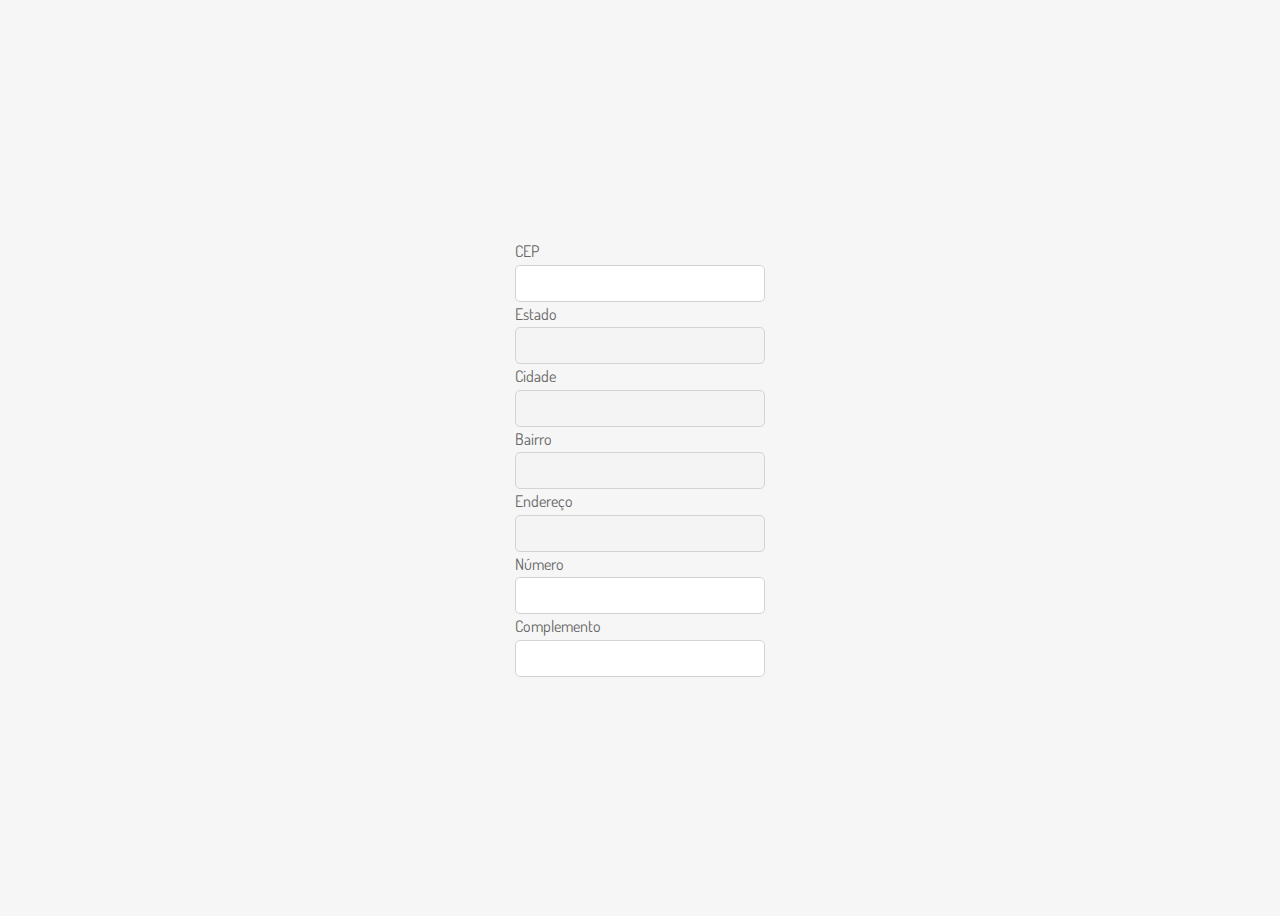
<file: exe-cep/index.html>
<!DOCTYPE html>
<html lang="en">

<head>
  <meta charset="UTF-8">
  <meta name="viewport" content="width=device-width, initial-scale=1.0">

  <title>CEP</title>
  
  <link href="https://fonts.googleapis.com/css?family=Dosis:400,700" rel="stylesheet">
  <link href="style.css" rel="stylesheet">

</head>

<body>
<div class="container">
  <form class="form" method="POST">
      <label for="cep">CEP</label>
      <input type="number" name="cep" id="cep" />
      <label for="estado">Estado</label>
      <input type="text" name="estado" id="estado" disabled />
      <label for="cidade">Cidade</label>
      <input type="text" name="cidade" id="cidade" disabled />
      <label for="bairro">Bairro</label>
      <input type="text" name="bairro" id="bairro" disabled  />
      <label for="endereco">Endereço</label>
      <input type="text" name="endereco" id="endereco" disabled />
      <label for="num">Número</label>
      <input type="number" name="bairro" id="num" />
      <label for="comp">Complemento</label>
      <input type="text" name="endereco" id="comp" />
  </form>
</div>
<script src="script.js"></script>
</body>

</html>
</file>
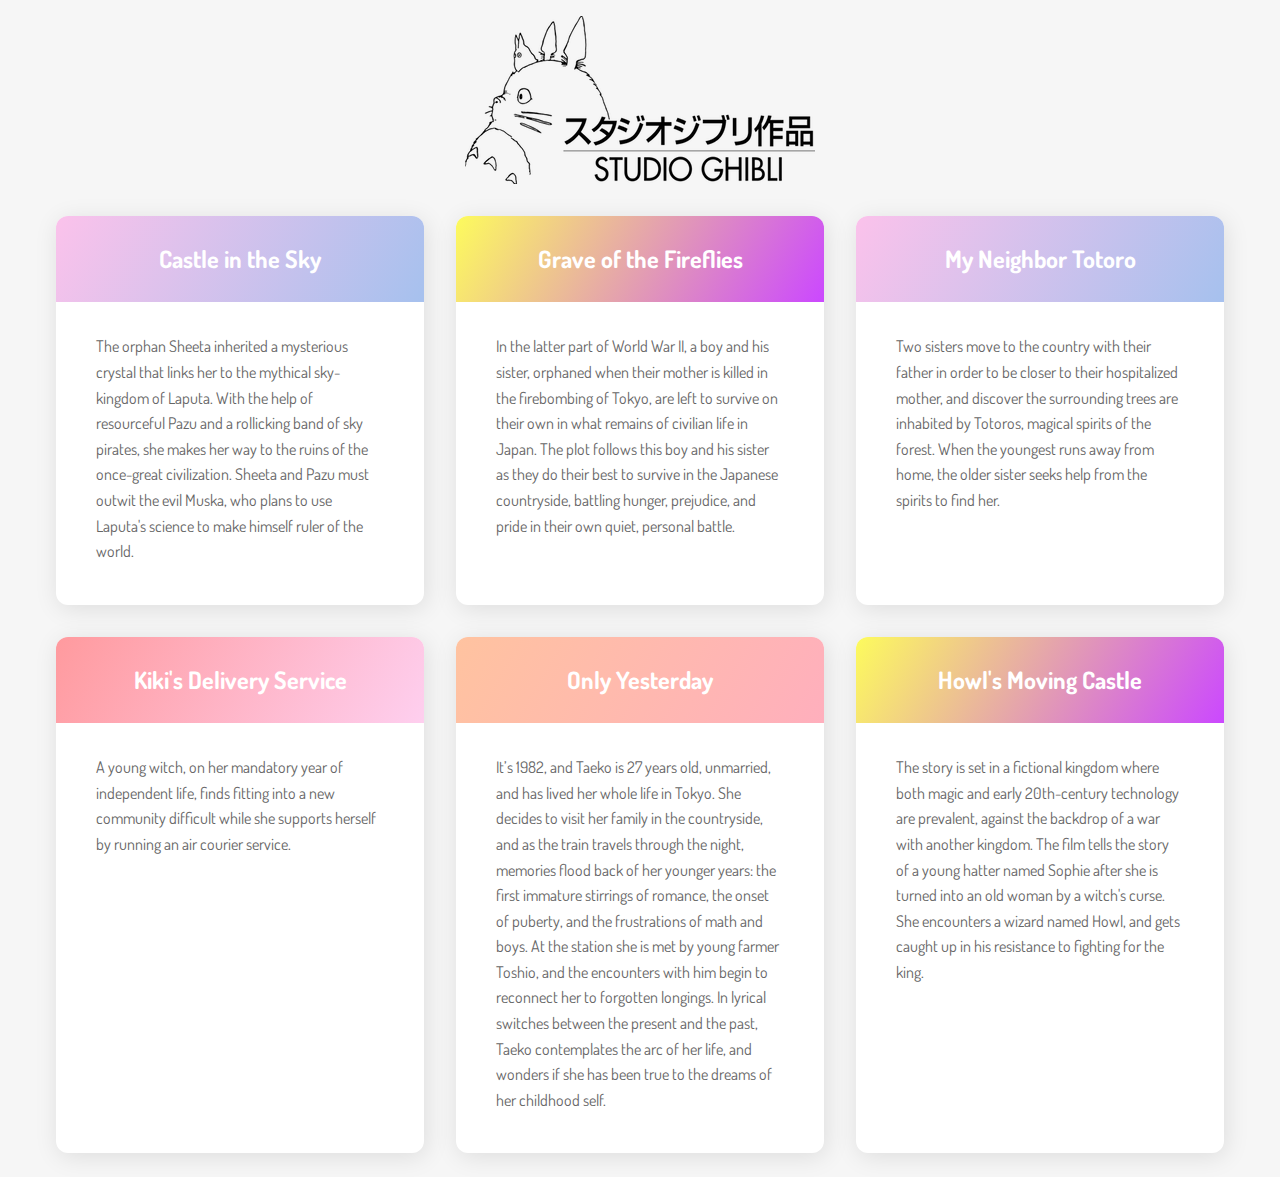
<file: exe-ghibli/index.html>
<!DOCTYPE html>
<html lang="en">

<head>
  <meta charset="UTF-8">
  <meta name="viewport" content="width=device-width, initial-scale=1.0">

  <title>Ghibli</title>
  
  <link href="https://fonts.googleapis.com/css?family=Dosis:400,700" rel="stylesheet">
  <link href="style.css" rel="stylesheet">

</head>

<body>

  <div id="root">
    <img src="logo.png">
  </div>

  
  <script src="./script.js"></script>

</body>

</html>
</file>
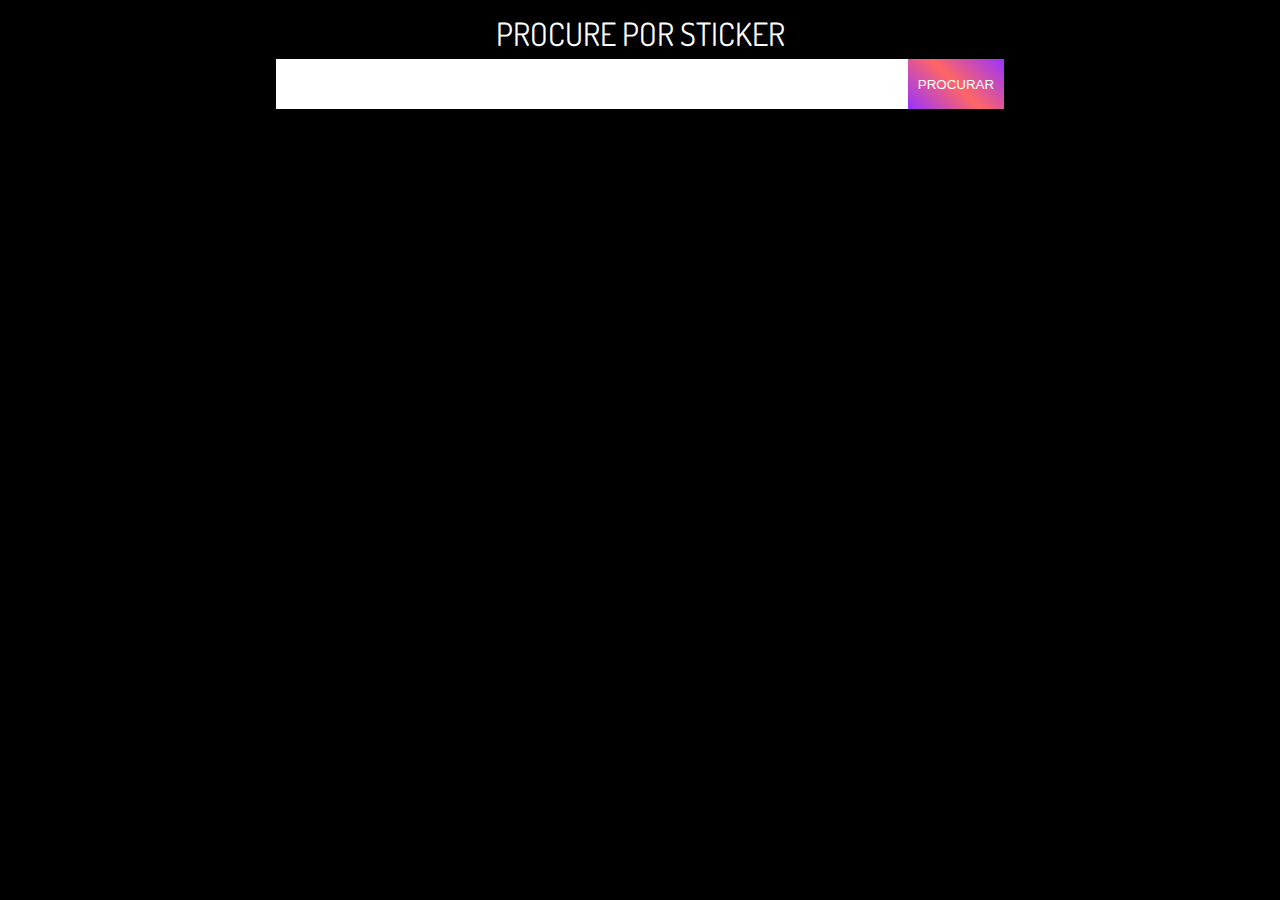
<file: exe-giphy/index.html>
<!DOCTYPE html>
<html lang="en">

<head>
  <meta charset="UTF-8">
  <meta name="viewport" content="width=device-width, initial-scale=1.0">

  <title>STICKERRRS!!</title>
  
  <link href="https://fonts.googleapis.com/css?family=Dosis:400,700" rel="stylesheet">
  <link href="style.css" rel="stylesheet">

</head>

<body>
<div class="container">
  <form class="form" method="POST">
      <label for="sticker">Procure por sticker</label>
      <input type="text" name="sticker" id="sticker" />
      <button class="btn-search-sticker">PROCURAR</button>
  </form>
  <div class="stickers">
    
  </div>
</div>
<script src="script.js"></script>
</body>

</html>
</file>
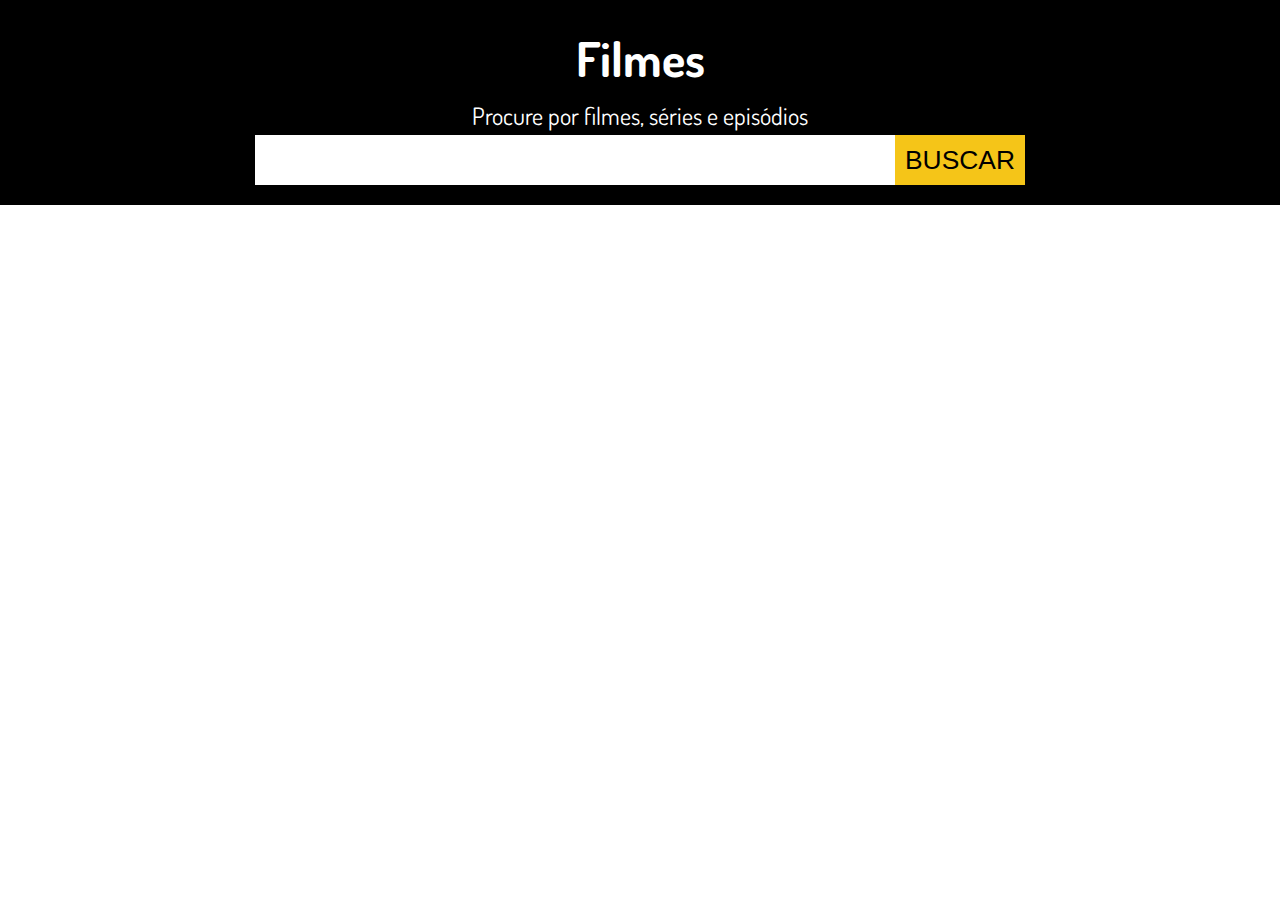
<file: exe-movies/index.html>
<!DOCTYPE html>
<html lang="en">

<head>
  <meta charset="UTF-8">
  <meta name="viewport" content="width=device-width, initial-scale=1.0">

  <title>Filmes</title>
  
  <link href="https://fonts.googleapis.com/css?family=Dosis:400,700" rel="stylesheet">
  <link href="style.css" rel="stylesheet">

</head>

<body>
<header>
    <h1>Filmes</h1>
    <form class="form" method="POST">
        <label for="movie">Procure por filmes, séries e episódios</label>
        <input type="text" name="movie" id="movie" />
        <button class="btn-search-movie">Buscar</button>
    </form>
</header>
<div class="movies">
</div>
<script src="script.js"></script>
</body>
</html>
</file>
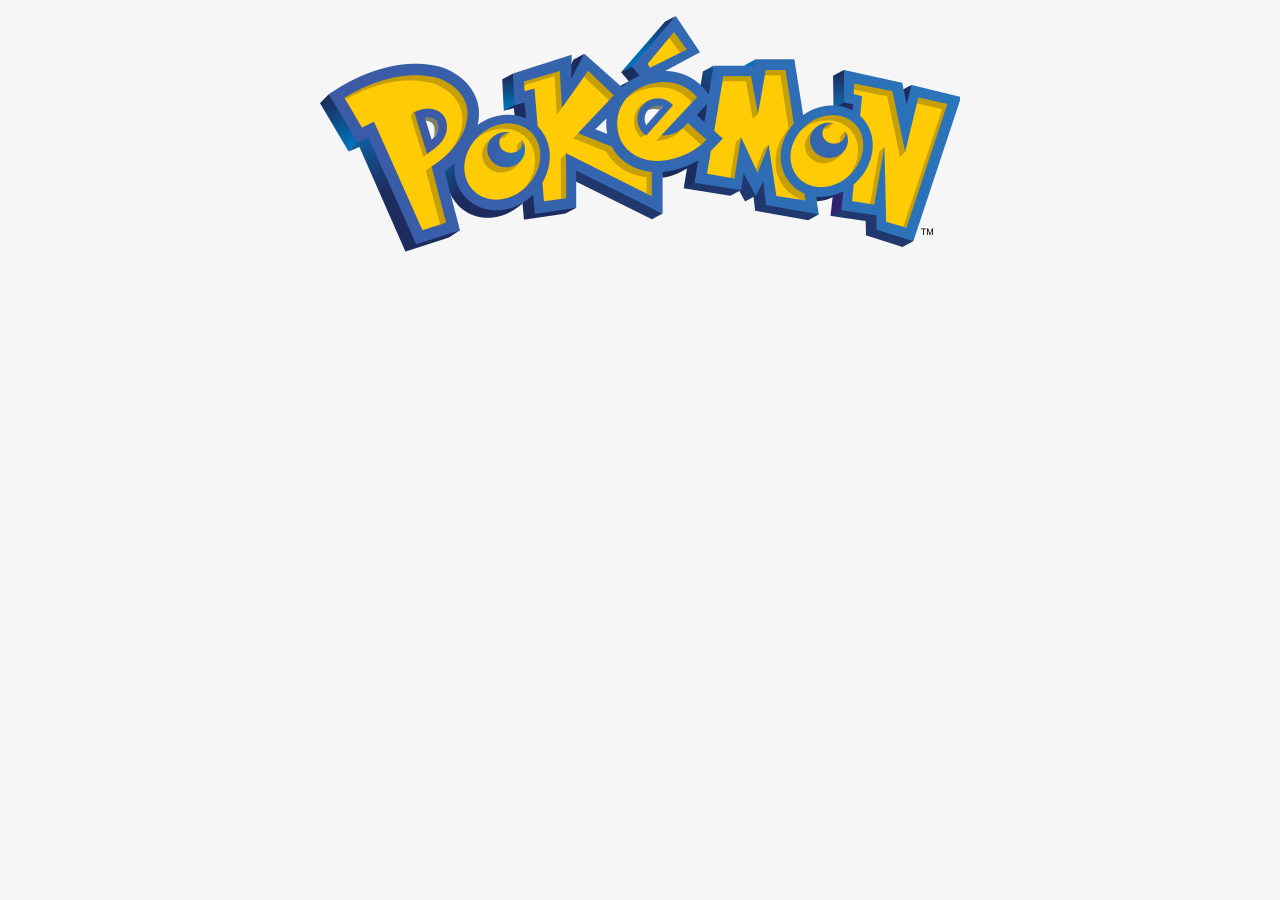
<file: exe-pokemon/index.html>
<!DOCTYPE html>
<html lang="en">

<head>
  <meta charset="UTF-8">
  <meta name="viewport" content="width=device-width, initial-scale=1.0">

  <title>Ghibli</title>
  
  <link href="https://fonts.googleapis.com/css?family=Dosis:400,700" rel="stylesheet">
  <link href="style.css" rel="stylesheet">

</head>

<body>

  <div id="root">
    <img src="logo.png">
  </div>

  <script src="script.js"></script>
</body>

</html>
</file>
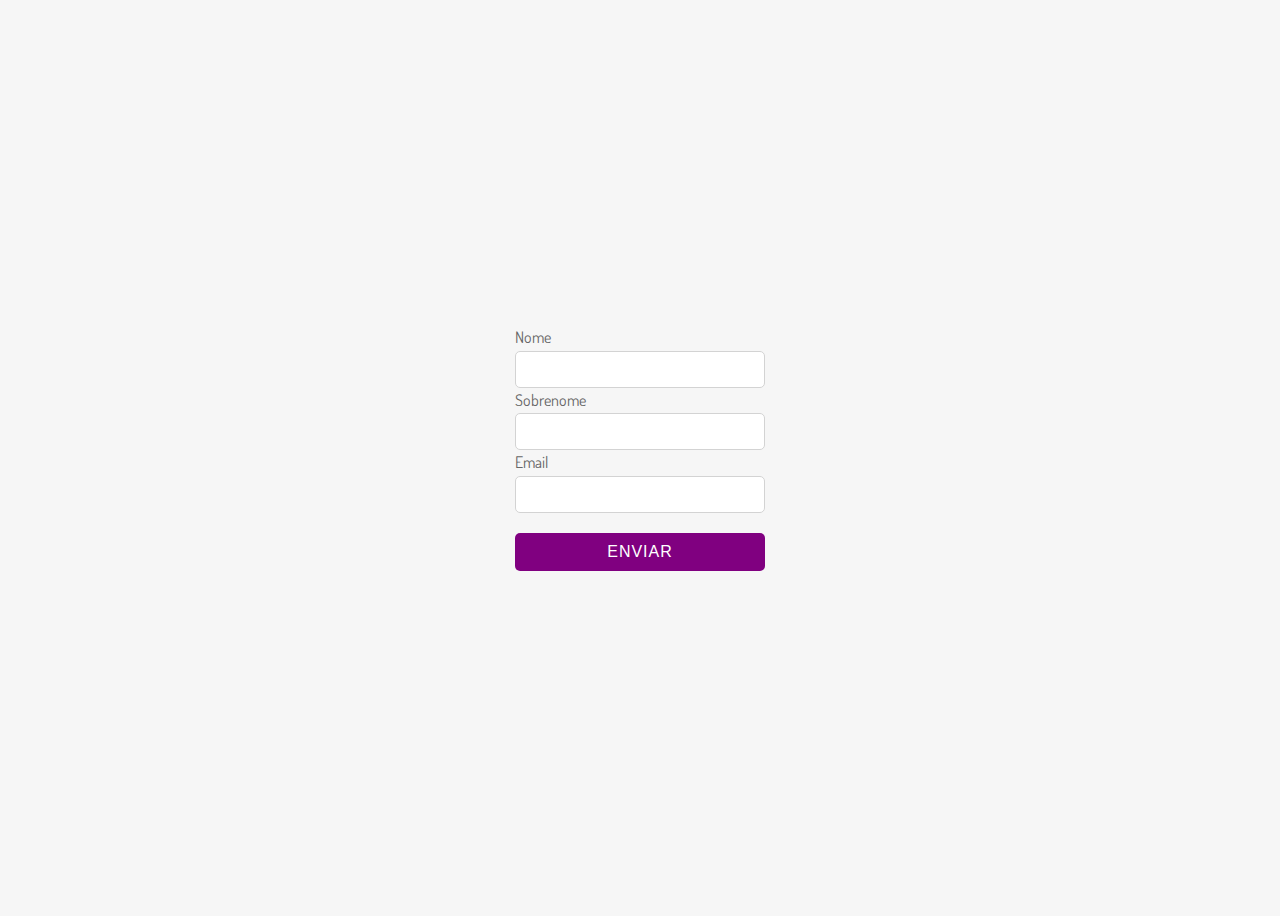
<file: exe-post/index.html>
<!DOCTYPE html>
<html lang="en">

<head>
  <meta charset="UTF-8">
  <meta name="viewport" content="width=device-width, initial-scale=1.0">

  <title>Inserir Usuário</title>
  
  <link href="https://fonts.googleapis.com/css?family=Dosis:400,700" rel="stylesheet">
  <link href="style.css" rel="stylesheet">

</head>

<body>
<div id="message"></div>
<div class="container">
  <form class="form" method="POST">
      <label for="first_name">Nome</label>
      <input type="text" name="first_name" id="first_name" />
      <label for="last_name">Sobrenome</label>
      <input type="text" name="last_name" id="last_name" />
      <label for="cidade">Email</label>
      <input type="email" name="email" id="email" />
      <button id="send_form">Enviar</button>
  </form>
</div>
<script src="script.js"></script>
</body>

</html>
</file>
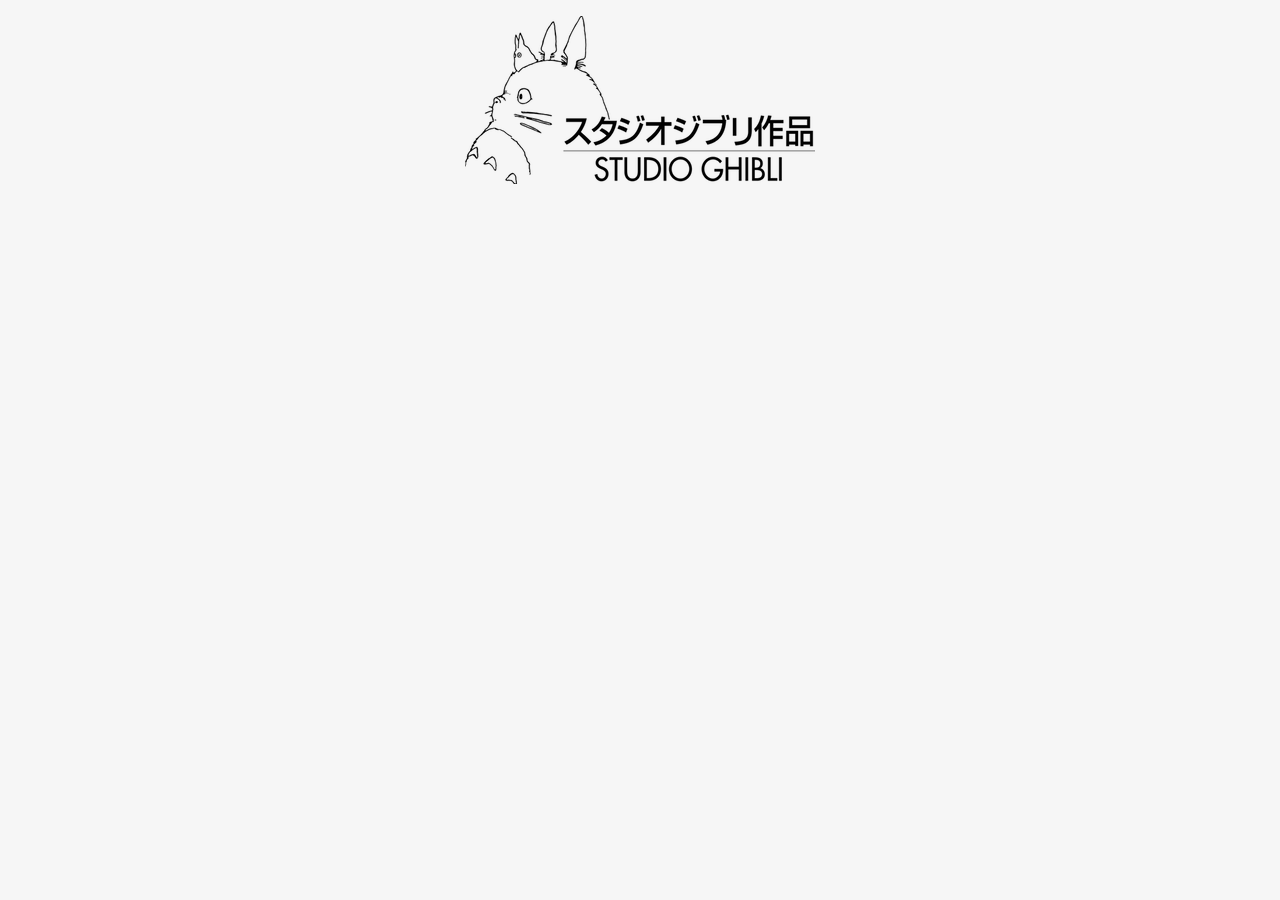
<file: testedeapi/index.html>
<!DOCTYPE html>
<html lang="en">

<head>
  <meta charset="UTF-8">
  <meta name="viewport" content="width=device-width, initial-scale=1.0">

  <title>Ghibli</title>
  
  <link href="https://fonts.googleapis.com/css?family=Dosis:400,700" rel="stylesheet">
  <link href="style.css" rel="stylesheet">

</head>

<body>

  <div id="root">
    <img src="logo.png">
  </div>

  <script src="script2.js"></script>
</body>

</html>
</file>
<file: exe-cep/style.css>
* {
    box-sizing: border-box
    }
  
html {
    -webkit-font-smoothing: antialiased;
    -moz-osx-font-smoothing: grayscale;
    font-family: 'Dosis', sans-serif;
    line-height: 1.6;
    color: #666;
    background: #F6F6F6;
}
  
.container {
    width: 100%;
    height: 100vh;
    display: flex;
    justify-content: center;
    align-items: center;
}

.form {
    display: flex;
    flex-direction: column;
    width: 250px;
}

input{
    padding: 10px;
    border: 1px solid lightgrey;
    border-radius: 5px;
}

input[type=number]::-webkit-inner-spin-button, 
input[type=number]::-webkit-outer-spin-button { 
  -webkit-appearance: none; 
  margin: 0; 
}

#estado, #cidade, #bairro, #endereco{
    pointer-events:none;
    color: gray;
}
</file>
<file: exe-ghibli/style.css>
* {
  box-sizing: border-box
}

html {
  -webkit-font-smoothing: antialiased;
  -moz-osx-font-smoothing: grayscale;
  font-family: 'Dosis', sans-serif;
  line-height: 1.6;
  color: #666;
  background: #F6F6F6;
}

#root {
  max-width: 1200px;
  margin: 0 auto;
}

h1 {
  text-align: center;
  padding: 1.5rem 2.5rem;
  background-image: linear-gradient(120deg, #fbc2eb 0%, #a6c1ee 100%);
  margin: 0 0 2rem 0;
  font-size: 1.5rem;
  color: white;
}

img {
  display: block;
  margin: 1rem auto;
  max-width: 100%;
}

p {
  padding: 0 2.5rem 2.5rem;
  margin: 0;
}

.container {
  display: flex;
  flex-wrap: wrap;
}

.card {
  margin: 1rem;
  background: white;
  box-shadow: 2px 4px 25px rgba(0, 0, 0, .1);
  border-radius: 12px;
  overflow: hidden;
  transition: all .2s linear;
}

.error{
  text-align: center;
  display: block;
  font-size: 1.2em;
  color: #ff9a9e;
}


@media screen and (min-width: 600px) {
  .card {
    flex: 1 1 calc(50% - 2rem);
  }
}

@media screen and (min-width: 900px) {
  .card {
    flex: 1 1 calc(33% - 2rem);
  }
}

.card:nth-child(2n) h1 {
  background-image: linear-gradient(120deg, #fdfb5d 0%, #cb48ff 100%);
}

.card:nth-child(4n) h1 {
  background-image: linear-gradient(120deg, #ff9a9e 0%, #fecfef 100%);
}

.card:nth-child(5n) h1 {
  background-image: linear-gradient(120deg, #ffc3a0 0%, #ffafbd 100%);
}
</file>
<file: exe-giphy/style.css>
* {
    box-sizing: border-box
}
  
html {
    font-family: 'Dosis', sans-serif;
    line-height: 1.6;
    color: #666;
    background: #000;
}
  
.stickers {
    display: grid;
    grid-template-columns: auto auto auto;
    padding: 10px;
}

label {
    width: 100%;
    text-align: center;
    font-size: 2em;
    text-transform: uppercase;
    color: #fff;
}

img{
    max-width: 70%;
    display: block;
    margin: 0 auto;
}

.form {
    display: flex;
    width: 100%;
    justify-content: center;
    flex-wrap: wrap;
}

input{
    padding: 10px;
    border: 1px solid #fff;
    height:50px;
    width: 50%;
}

button {
    background-image: linear-gradient(45deg, rgb(153, 51, 255) 0%, rgb(255, 102, 102) 50%, rgb(153, 51, 255) 100%);
    animation: 2s linear 0s infinite normal none running fNRXvU;
    background-position: 0% 100%;
    padding: 10px;
    border: none;
    /* width:50px; */
    height:50px;
    color: #fff
}
</file>
<file: exe-movies/style.css>
* {
    box-sizing: border-box
}
  
html, body {
    font-family: 'Dosis', sans-serif;
    line-height: 1.6;
    font-size: 24px;
    margin: 0;
    padding: 0;
}
  
header{
    background-color: black;
    color: #fff;
    text-align: center;
    padding: 20px 0;
}

h1{
    margin: 0;
    padding: 0;
}


.form {
    display: flex;
    width: 100%;
    justify-content: center;
    flex-wrap: wrap;
}

label {
    width: 100%;
    text-align: center;
    color: #fff;
}

input{
    padding: 10px;
    border: 1px solid #fff;
    height:50px;
    width: 50%;
}

button {
    background: #F5C518;
    padding: 10px;
    border: none;
    height:50px;
    font-size: 1.1em;
    text-transform: uppercase;
}

.movies {
    width: 80%;
    margin: 0 auto;
    padding: 20px 0;
}

.box{
    display: flex;
}

img{
    max-height: 200px;
    display: block;
}

p{
    margin: 0;
    padding: 0;
}

.box{
    margin: 10px 0;
    padding: 20px;
    background: #ececec
}

.box-divider{
    margin-left: 30px;
}
</file>
<file: exe-pokemon/style.css>
* {
  box-sizing: border-box
}

html {
  -webkit-font-smoothing: antialiased;
  -moz-osx-font-smoothing: grayscale;
  font-family: 'Dosis', sans-serif;
  line-height: 1.6;
  color: #666;
  background: #F6F6F6;
}

#root {
  max-width: 1200px;
  margin: 0 auto;
}

h1 {
  text-align: center;
  padding: 1.5rem 2.5rem;
  background-image: linear-gradient(120deg, #fbc2eb 0%, #a6c1ee 100%);
  margin: 0 0 2rem 0;
  font-size: 1.5rem;
  color: white;
}

img {
  display: block;
  margin: 1rem auto;
  max-width: 100%;
}

p {
  padding: 0 2.5rem 2.5rem;
  margin: 0;
}

.container {
  display: flex;
  flex-wrap: wrap;
}

.card {
  margin: 1rem;
  background: white;
  box-shadow: 2px 4px 25px rgba(0, 0, 0, .1);
  border-radius: 12px;
  overflow: hidden;
  transition: all .2s linear;
}

.error{
  text-align: center;
  display: block;
  font-size: 1.2em;
  color: #ff9a9e;
}


@media screen and (min-width: 600px) {
  .card {
    flex: 1 1 calc(50% - 2rem);
  }
}

@media screen and (min-width: 900px) {
  .card {
    flex: 1 1 calc(33% - 2rem);
  }
}

.card:nth-child(2n) h1 {
  background-image: linear-gradient(120deg, #84fab0 0%, #8fd3f4 100%);
}

.card:nth-child(4n) h1 {
  background-image: linear-gradient(120deg, #ff9a9e 0%, #fecfef 100%);
}

.card:nth-child(5n) h1 {
  background-image: linear-gradient(120deg, #ffc3a0 0%, #ffafbd 100%);
}
</file>
<file: exe-post/style.css>
* {
    box-sizing: border-box
    }
  
html {
    -webkit-font-smoothing: antialiased;
    -moz-osx-font-smoothing: grayscale;
    font-family: 'Dosis', sans-serif;
    line-height: 1.6;
    color: #666;
    background: #F6F6F6;
}
  
.container {
    width: 100%;
    height: 100vh;
    display: flex;
    justify-content: center;
    align-items: center;
}

.form {
    display: flex;
    flex-direction: column;
    width: 250px;
}

input{
    padding: 10px;
    border: 1px solid lightgrey;
    border-radius: 5px;
}

input[type=number]::-webkit-inner-spin-button, 
input[type=number]::-webkit-outer-spin-button { 
  -webkit-appearance: none; 
  margin: 0; 
}

#estado, #cidade, #bairro, #endereco{
    pointer-events:none;
    color: gray;
}

button {
    margin: 20px 0;
    padding: 10px;
    background: purple;
    color: white;
    border: none;
    border-radius: 5px;
    font-size: inherit;
    text-transform: uppercase;
    letter-spacing: 1px;
}

#message{
    position: fixed;
    width: 100%;
    padding: 5px;
    font-size: 2em;
    text-transform: uppercase;
    text-align: center;
}
</file>
<file: testedeapi/style.css>
* {
  box-sizing: border-box
}

html {
  -webkit-font-smoothing: antialiased;
  -moz-osx-font-smoothing: grayscale;
  font-family: 'Dosis', sans-serif;
  line-height: 1.6;
  color: #666;
  background: #F6F6F6;
}

#root {
  max-width: 1200px;
  margin: 0 auto;
}

h1 {
  text-align: center;
  padding: 1.5rem 2.5rem;
  background-image: linear-gradient(120deg, #fbc2eb 0%, #a6c1ee 100%);
  margin: 0 0 2rem 0;
  font-size: 1.5rem;
  color: white;
}

img {
  display: block;
  margin: 1rem auto;
  max-width: 100%;
}

p {
  padding: 0 2.5rem 2.5rem;
  margin: 0;
}

.container {
  display: flex;
  flex-wrap: wrap;
}

.card {
  margin: 1rem;
  background: white;
  box-shadow: 2px 4px 25px rgba(0, 0, 0, .1);
  border-radius: 12px;
  overflow: hidden;
  transition: all .2s linear;
}

.error{
  text-align: center;
  display: block;
  font-size: 1.2em;
  color: #ff9a9e;
}


@media screen and (min-width: 600px) {
  .card {
    flex: 1 1 calc(50% - 2rem);
  }
}

@media screen and (min-width: 900px) {
  .card {
    flex: 1 1 calc(33% - 2rem);
  }
}

.card:nth-child(2n) h1 {
  background-image: linear-gradient(120deg, #84fab0 0%, #8fd3f4 100%);
}

.card:nth-child(4n) h1 {
  background-image: linear-gradient(120deg, #ff9a9e 0%, #fecfef 100%);
}

.card:nth-child(5n) h1 {
  background-image: linear-gradient(120deg, #ffc3a0 0%, #ffafbd 100%);
}
</file>
